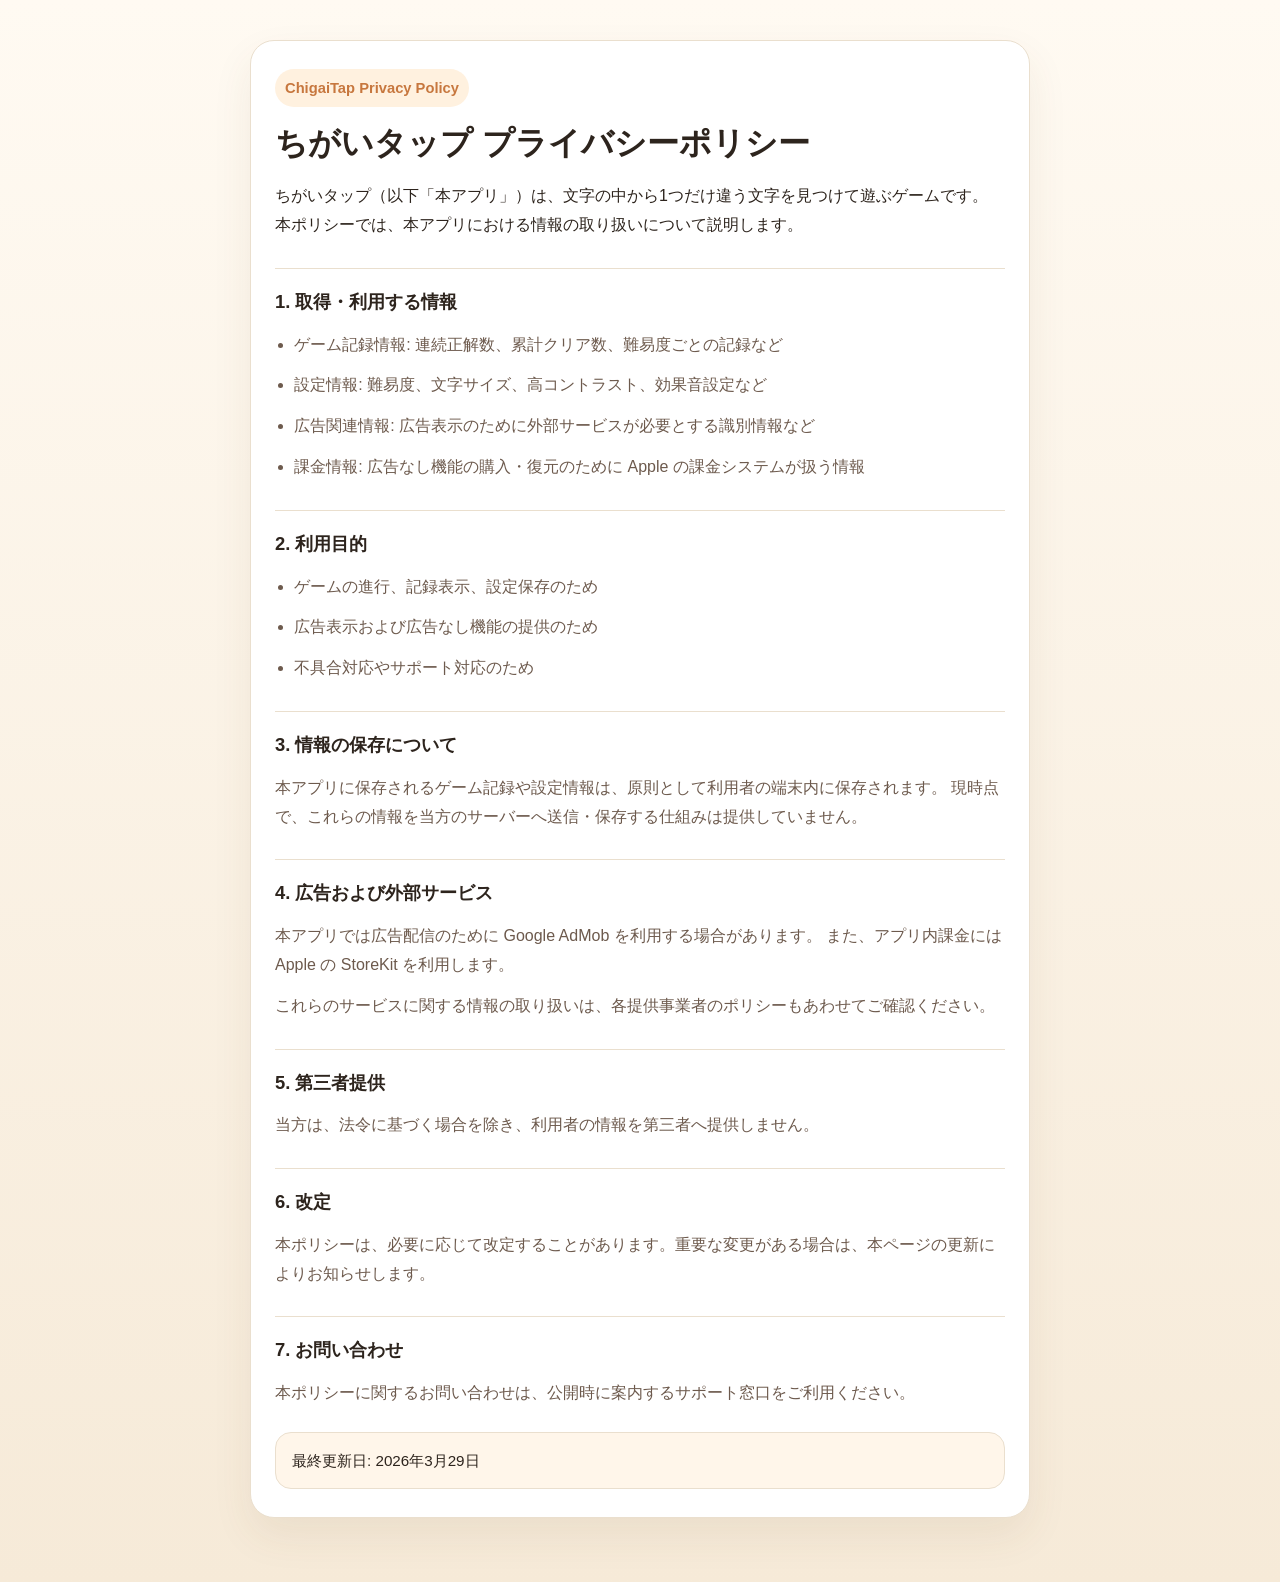
<file: privacy.html>
<!doctype html>
<html lang="ja">
<head>
  <meta charset="utf-8">
  <meta name="viewport" content="width=device-width, initial-scale=1">
  <title>ちがいタップ プライバシーポリシー</title>
  <style>
    :root {
      color-scheme: light;
      --bg: #fffaf2;
      --panel: #ffffff;
      --text: #2d241d;
      --sub: #6d5a4d;
      --line: #eadfce;
      --accent: #c7773e;
    }
    * { box-sizing: border-box; }
    body {
      margin: 0;
      font-family: -apple-system, BlinkMacSystemFont, "Hiragino Sans", "Yu Gothic", sans-serif;
      background: linear-gradient(180deg, #fffaf2 0%, #f6ead8 100%);
      color: var(--text);
      line-height: 1.8;
    }
    .wrap {
      max-width: 820px;
      margin: 0 auto;
      padding: 40px 20px 64px;
    }
    .card {
      background: var(--panel);
      border: 1px solid var(--line);
      border-radius: 24px;
      padding: 28px 24px;
      box-shadow: 0 18px 40px rgba(105, 71, 32, 0.08);
    }
    h1, h2 {
      line-height: 1.4;
      margin: 0 0 16px;
    }
    h1 {
      font-size: 2rem;
    }
    h2 {
      font-size: 1.15rem;
      margin-top: 28px;
      padding-top: 20px;
      border-top: 1px solid var(--line);
    }
    p, li {
      color: var(--sub);
      margin: 0 0 12px;
    }
    ul {
      margin: 0;
      padding-left: 1.2rem;
    }
    .lead {
      color: var(--text);
    }
    .meta {
      display: inline-block;
      padding: 6px 10px;
      border-radius: 999px;
      background: #fff1df;
      color: var(--accent);
      font-size: 0.92rem;
      font-weight: 600;
      margin-bottom: 14px;
    }
    .note {
      margin-top: 24px;
      padding: 14px 16px;
      border-radius: 16px;
      background: #fff6ea;
      border: 1px solid var(--line);
      font-size: 0.95rem;
    }
  </style>
</head>
<body>
  <main class="wrap">
    <section class="card">
      <div class="meta">ChigaiTap Privacy Policy</div>
      <h1>ちがいタップ プライバシーポリシー</h1>
      <p class="lead">
        ちがいタップ（以下「本アプリ」）は、文字の中から1つだけ違う文字を見つけて遊ぶゲームです。
        本ポリシーでは、本アプリにおける情報の取り扱いについて説明します。
      </p>

      <h2>1. 取得・利用する情報</h2>
      <ul>
        <li>ゲーム記録情報: 連続正解数、累計クリア数、難易度ごとの記録など</li>
        <li>設定情報: 難易度、文字サイズ、高コントラスト、効果音設定など</li>
        <li>広告関連情報: 広告表示のために外部サービスが必要とする識別情報など</li>
        <li>課金情報: 広告なし機能の購入・復元のために Apple の課金システムが扱う情報</li>
      </ul>

      <h2>2. 利用目的</h2>
      <ul>
        <li>ゲームの進行、記録表示、設定保存のため</li>
        <li>広告表示および広告なし機能の提供のため</li>
        <li>不具合対応やサポート対応のため</li>
      </ul>

      <h2>3. 情報の保存について</h2>
      <p>
        本アプリに保存されるゲーム記録や設定情報は、原則として利用者の端末内に保存されます。
        現時点で、これらの情報を当方のサーバーへ送信・保存する仕組みは提供していません。
      </p>

      <h2>4. 広告および外部サービス</h2>
      <p>
        本アプリでは広告配信のために Google AdMob を利用する場合があります。
        また、アプリ内課金には Apple の StoreKit を利用します。
      </p>
      <p>
        これらのサービスに関する情報の取り扱いは、各提供事業者のポリシーもあわせてご確認ください。
      </p>

      <h2>5. 第三者提供</h2>
      <p>
        当方は、法令に基づく場合を除き、利用者の情報を第三者へ提供しません。
      </p>

      <h2>6. 改定</h2>
      <p>
        本ポリシーは、必要に応じて改定することがあります。重要な変更がある場合は、本ページの更新によりお知らせします。
      </p>

      <h2>7. お問い合わせ</h2>
      <p>
        本ポリシーに関するお問い合わせは、公開時に案内するサポート窓口をご利用ください。
      </p>

      <div class="note">
        最終更新日: 2026年3月29日
      </div>
    </section>
  </main>
</body>
</html>
</file>
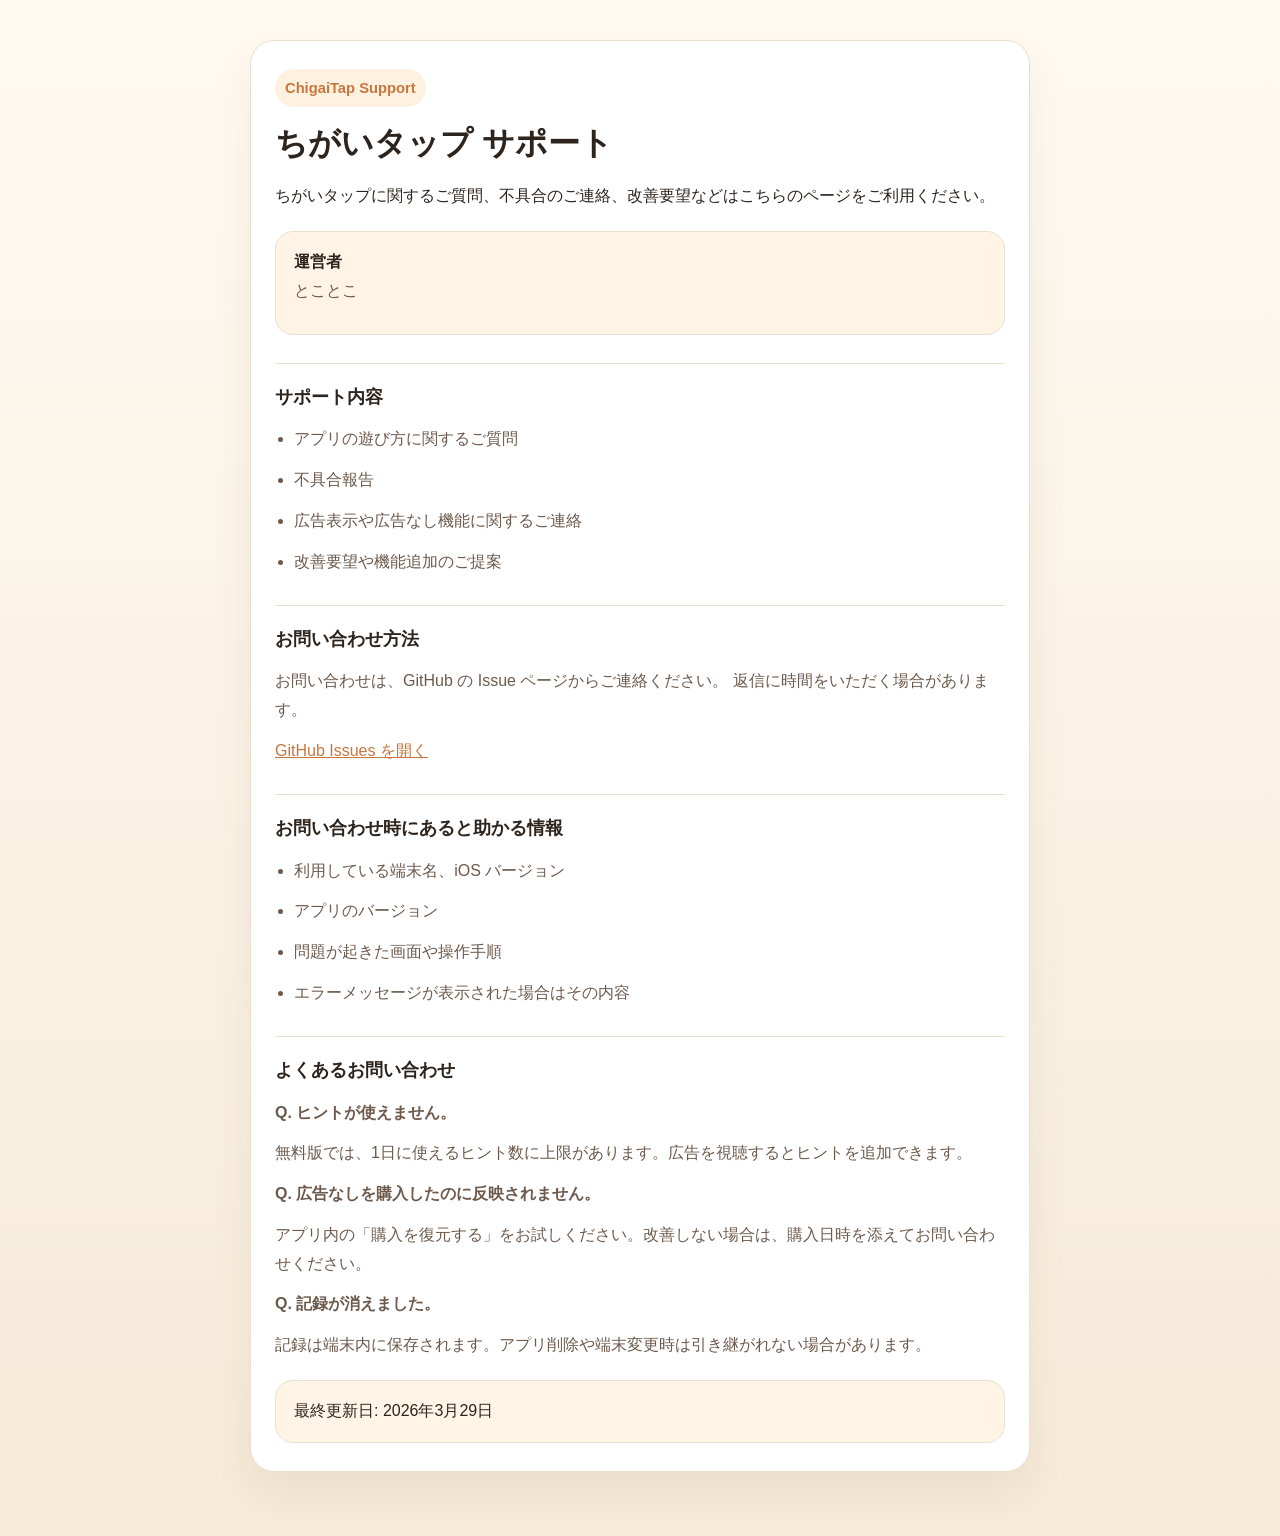
<file: support.html>
<!doctype html>
<html lang="ja">
<head>
  <meta charset="utf-8">
  <meta name="viewport" content="width=device-width, initial-scale=1">
  <title>ちがいタップ サポート</title>
  <style>
    :root {
      color-scheme: light;
      --bg: #fffaf2;
      --panel: #ffffff;
      --text: #2d241d;
      --sub: #6d5a4d;
      --line: #eadfce;
      --accent: #c7773e;
      --soft: #fff4e6;
    }
    * { box-sizing: border-box; }
    body {
      margin: 0;
      font-family: -apple-system, BlinkMacSystemFont, "Hiragino Sans", "Yu Gothic", sans-serif;
      background: linear-gradient(180deg, #fffaf2 0%, #f6ead8 100%);
      color: var(--text);
      line-height: 1.8;
    }
    .wrap {
      max-width: 820px;
      margin: 0 auto;
      padding: 40px 20px 64px;
    }
    .card {
      background: var(--panel);
      border: 1px solid var(--line);
      border-radius: 24px;
      padding: 28px 24px;
      box-shadow: 0 18px 40px rgba(105, 71, 32, 0.08);
    }
    h1, h2 {
      line-height: 1.4;
      margin: 0 0 16px;
    }
    h1 { font-size: 2rem; }
    h2 {
      font-size: 1.15rem;
      margin-top: 28px;
      padding-top: 20px;
      border-top: 1px solid var(--line);
    }
    p, li { color: var(--sub); margin: 0 0 12px; }
    ul { margin: 0; padding-left: 1.2rem; }
    a { color: var(--accent); }
    .meta {
      display: inline-block;
      padding: 6px 10px;
      border-radius: 999px;
      background: #fff1df;
      color: var(--accent);
      font-size: 0.92rem;
      font-weight: 600;
      margin-bottom: 14px;
    }
    .lead { color: var(--text); }
    .box {
      margin-top: 20px;
      padding: 16px 18px;
      border-radius: 18px;
      background: var(--soft);
      border: 1px solid var(--line);
    }
  </style>
</head>
<body>
  <main class="wrap">
    <section class="card">
      <div class="meta">ChigaiTap Support</div>
      <h1>ちがいタップ サポート</h1>
      <p class="lead">
        ちがいタップに関するご質問、不具合のご連絡、改善要望などはこちらのページをご利用ください。
      </p>

      <div class="box">
        <strong>運営者</strong>
        <p>とことこ</p>
      </div>

      <h2>サポート内容</h2>
      <ul>
        <li>アプリの遊び方に関するご質問</li>
        <li>不具合報告</li>
        <li>広告表示や広告なし機能に関するご連絡</li>
        <li>改善要望や機能追加のご提案</li>
      </ul>

      <h2>お問い合わせ方法</h2>
      <p>
        お問い合わせは、GitHub の Issue ページからご連絡ください。
        返信に時間をいただく場合があります。
      </p>
      <p>
        <a href="https://github.com/tktk-hrms/kabuyu-pocket-policy/issues">GitHub Issues を開く</a>
      </p>

      <h2>お問い合わせ時にあると助かる情報</h2>
      <ul>
        <li>利用している端末名、iOS バージョン</li>
        <li>アプリのバージョン</li>
        <li>問題が起きた画面や操作手順</li>
        <li>エラーメッセージが表示された場合はその内容</li>
      </ul>

      <h2>よくあるお問い合わせ</h2>
      <p><strong>Q. ヒントが使えません。</strong></p>
      <p>
        無料版では、1日に使えるヒント数に上限があります。広告を視聴するとヒントを追加できます。
      </p>

      <p><strong>Q. 広告なしを購入したのに反映されません。</strong></p>
      <p>
        アプリ内の「購入を復元する」をお試しください。改善しない場合は、購入日時を添えてお問い合わせください。
      </p>

      <p><strong>Q. 記録が消えました。</strong></p>
      <p>
        記録は端末内に保存されます。アプリ削除や端末変更時は引き継がれない場合があります。
      </p>

      <div class="box">
        最終更新日: 2026年3月29日
      </div>
    </section>
  </main>
</body>
</html>
</file>
